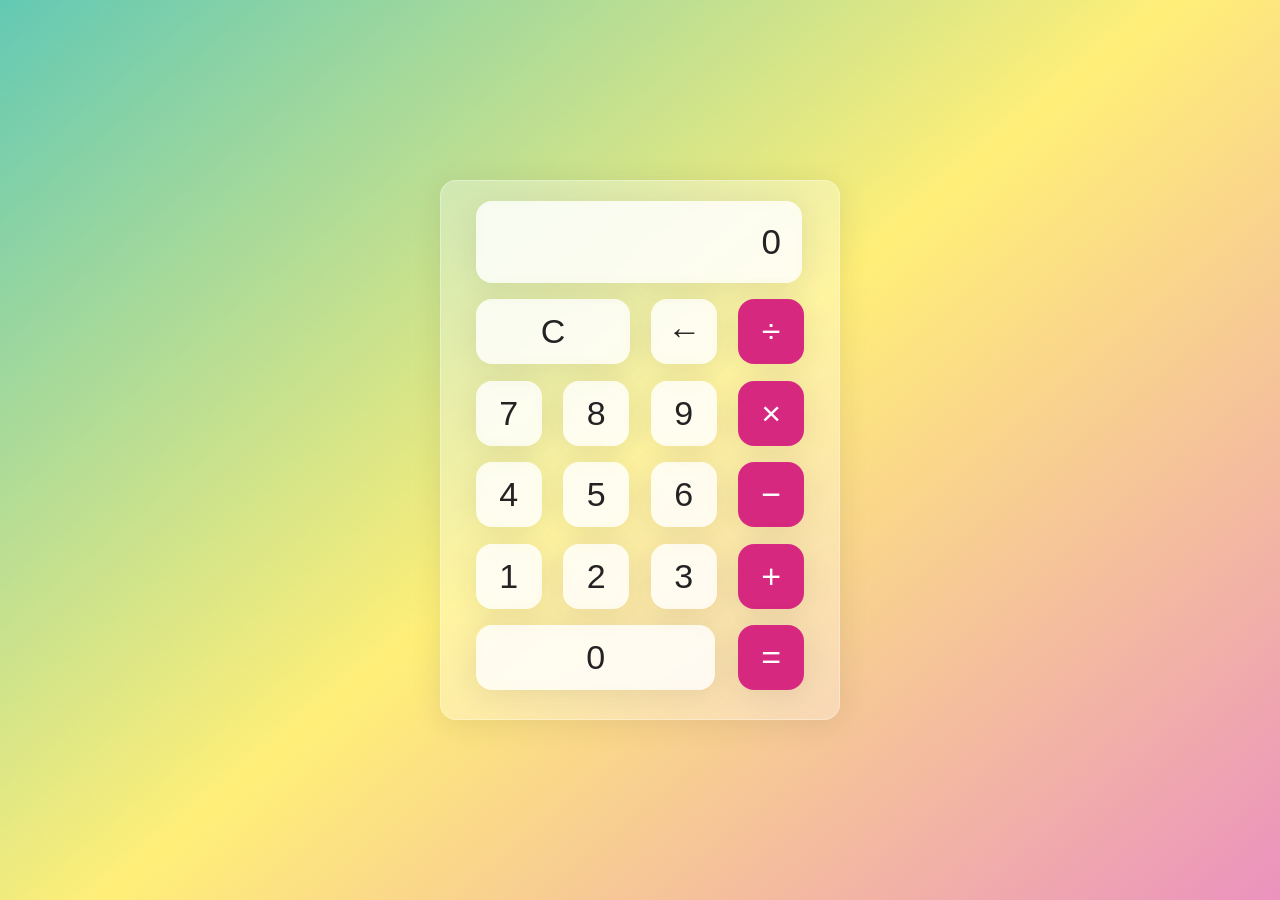
<file: Claculadora/index.html>
<!DOCTYPE html>
<html lang="en">
<head>
    <meta charset="UTF-8">
    <meta name="viewport" content="width=device-width, initial-scale=1.0">
    <link rel="stylesheet" href="style.css">
    <title>Calculadora</title>
</head>
<body>
    
    <div class="wrapper">
        <section class="screen">
            0
        </section>

        <section class="calc-buttons">
            <div class="calc-button-row">
                <button class="calc-button double">
                    C
                </button>
                <button class="calc-button">
                    &larr;
                </button>
                <button class="calc-button">
                    &divide
                </button>
            </div>

            <div class="calc-button-row">
                <button class="calc-button">
                    7
                </button>
                <button class="calc-button">
                    8
                </button>
                <button class="calc-button">
                    9
                </button>
                <button class="calc-button">
                    &times;
                </button>
            </div>

            <div class="calc-button-row">
                <button class="calc-button">
                    4
                </button>
                <button class="calc-button">
                    5
                </button>
                <button class="calc-button">
                    6
                </button>
                <button class="calc-button">
                    &minus;
                </button>
            </div>

            <div class="calc-button-row">
                <button class="calc-button">
                    1
                </button>
                <button class="calc-button">
                    2
                </button>
                <button class="calc-button">
                    3
                </button>
                <button class="calc-button">
                    &plus;
                </button>
            </div>

            <div class="calc-button-row">
                <button class="calc-button triple">
                    0
                </button>
                <button class="calc-button">
                    &equals;
                </button>
            </div>

        </section>

    </div>




    <script src="script.js"></script>
</body>
</html>
</file>
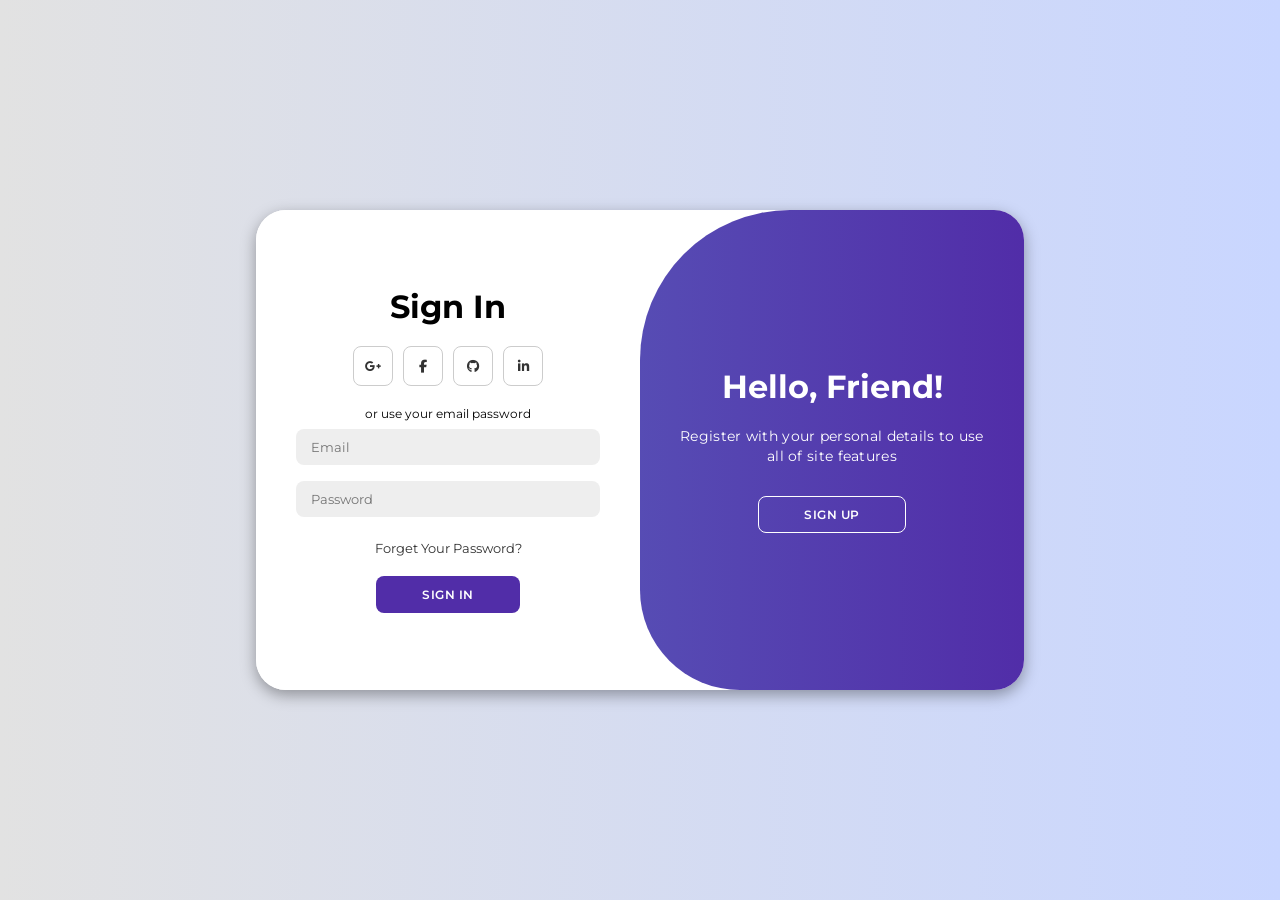
<file: web site cadastro/index.html>
<!DOCTYPE html>
<html lang="en">

<head>
    <meta charset="UTF-8">
    <meta name="viewport" content="width=device-width, initial-scale=1.0">
    <link rel="stylesheet" href="https://cdnjs.cloudflare.com/ajax/libs/font-awesome/6.4.2/css/all.min.css">
    <link rel="stylesheet" href="style.css">
    <title>Modern Login Page | AsmrProg</title>
</head>

<body>

    <div class="container" id="container">
        <div class="form-container sign-up">
            <form>
                <h1>Create Account</h1>
                <div class="social-icons">
                    <a href="#" class="icon"><i class="fa-brands fa-google-plus-g"></i></a>
                    <a href="#" class="icon"><i class="fa-brands fa-facebook-f"></i></a>
                    <a href="#" class="icon"><i class="fa-brands fa-github"></i></a>
                    <a href="#" class="icon"><i class="fa-brands fa-linkedin-in"></i></a>
                </div>
                <span>or use your email for registeration</span>
                <input type="text" placeholder="Name">
                <input type="email" placeholder="Email">
                <input type="password" placeholder="Password">
                <button>Sign Up</button>
            </form>
        </div>
        <div class="form-container sign-in">
            <form>
                <h1>Sign In</h1>
                <div class="social-icons">
                    <a href="#" class="icon"><i class="fa-brands fa-google-plus-g"></i></a>
                    <a href="#" class="icon"><i class="fa-brands fa-facebook-f"></i></a>
                    <a href="#" class="icon"><i class="fa-brands fa-github"></i></a>
                    <a href="#" class="icon"><i class="fa-brands fa-linkedin-in"></i></a>
                </div>
                <span>or use your email password</span>
                <input type="email" placeholder="Email">
                <input type="password" placeholder="Password">
                <a href="#">Forget Your Password?</a>
                <button>Sign In</button>
            </form>
        </div>
        <div class="toggle-container">
            <div class="toggle">
                <div class="toggle-panel toggle-left">
                    <h1>Welcome Back!</h1>
                    <p>Enter your personal details to use all of site features</p>
                    <button class="hidden" id="login">Sign In</button>
                </div>
                <div class="toggle-panel toggle-right">
                    <h1>Hello, Friend!</h1>
                    <p>Register with your personal details to use all of site features</p>
                    <button class="hidden" id="register">Sign Up</button>
                </div>
            </div>
        </div>
    </div>

    <script src="script.js"></script>
</body>

</html>
</file>
<file: Claculadora/style.css>
html{
    box-sizing: border-box;
    height: 100%;
}

*,
*::before,
*::after{
    box-sizing: inherit;
    margin: 0;
    padding: 0;
}

body{
    align-items: center;
    background: linear-gradient(320deg, #eb92be, #ffef78, #63c9b4);
    display: flex;
    font-family: 'Dois', sans-serif;
    font-display: swap;
    height: inherit;
    justify-content: center;
}

.wrapper{
    backdrop-filter: blur(5.5px);
    -webkit-backdrop-filter: blur(5.5px);
    border-radius: 16px;
    box-shadow: 0 4px 30px rgba(35, 35, 35, 0.1);
    color: #232323;
    -webkit-backdrop-filter: blur(4px);
    backdrop-filter: blur(4px);
    background: rgba(255, 255, 255, 0.30);
    border: 1px solid rgba(255, 255, 255, 0.34);
    flex-basis: 400px;
    height: 540px;
    padding: 20px 35px;
}

.screen{
    -webkit-backdrop-filter: blur(5.5px);
    backdrop-filter: blur(5.5px);
    background: rgba(255, 255, 255, 0.75);
    border: 1px solid rgba(255, 255, 255, 0.01);
    border-radius: 16px;
    box-shadow: 0 4px 30px rgba(35, 35, 35, 0.1);
    color: #232323;
    font-size: 35px;
    overflow: auto;
    padding: 20px;
    text-align: right;
    width: 326px;
}

.calc-button-row{
    display: flex;
    justify-content: space-between;
    margin: 5% 0;
}

.calc-button{
    -webkit-backdrop-filter: blur(5.5px);
    backdrop-filter: blur(5.5px);
    background: rgba(255, 255, 255, 0.75);
    border: 1px solid rgba(255, 255, 255, 0.01);
    border-radius: 16px;
    box-shadow: 0 4px 30px rgba(35, 35, 35, 0.1);
    color: #232323;
    flex-basis: 20%;
    font-family: inherit;
    font-size: 34px;
    height: 65px;
}

.calc-button:last-child{
    -webkit-backdrop-filter: blur(5.5px);
    backdrop-filter: blur(5.5px);
    background: rgba(255, 255, 255, 0.75);
    border: 1px solid rgba(255, 255, 255, 0.01);
    border-radius: 16px;
    box-shadow: 0 4px 30px rgba(35, 35, 35, 0.1);
    color: #fff;
    background: #d72880;
}

.calc-button:last-child:hover{
    background-color: inherit;
    color: inherit;
}

.calc-button:hover{
    background-color: inherit;
}

.calc-button:active{
    background-color: #ffef78;
}

.double{
    flex-basis: 47%;
}

.triple{
    flex-basis: 73%;
}
</file>
<file: web site cadastro/style.css>
@import url('https://fonts.googleapis.com/css2?family=Montserrat:wght@300;400;500;600;700&display=swap');

*{
    margin: 0;
    padding: 0;
    box-sizing: border-box;
    font-family: 'Montserrat', sans-serif;
}

body{
    background-color: #c9d6ff;
    background: linear-gradient(to right, #e2e2e2, #c9d6ff);
    display: flex;
    align-items: center;
    justify-content: center;
    flex-direction: column;
    height: 100vh;
}

.container{
    background-color: #fff;
    border-radius: 30px;
    box-shadow: 0 5px 15px rgba(0, 0, 0, 0.35);
    position: relative;
    overflow: hidden;
    width: 768px;
    max-width: 100%;
    min-height: 480px;
}

.container p{
    font-size: 14px;
    line-height: 20px;
    letter-spacing: 0.3px;
    margin: 20px 0;
}

.container span{
    font-size: 12px;
}

.container a{
    color: #333;
    font-size: 13px;
    text-decoration: none;
    margin: 15px 0 10px;
}

.container button{
    background-color: #512da8;
    color: #fff;
    font-size: 12px;
    padding: 10px 45px;
    border: 1px solid transparent;
    border-radius: 8px;
    font-weight: 600;
    letter-spacing: 0.5px;
    text-transform: uppercase;
    margin-top: 10px;
    cursor: pointer;
}

.container button.hidden{
    background-color: transparent;
    border-color: #fff;
}

.container form{
    background-color: #fff;
    display: flex;
    align-items: center;
    justify-content: center;
    flex-direction: column;
    padding: 0 40px;
    height: 100%;
}

.container input{
    background-color: #eee;
    border: none;
    margin: 8px 0;
    padding: 10px 15px;
    font-size: 13px;
    border-radius: 8px;
    width: 100%;
    outline: none;
}

.form-container{
    position: absolute;
    top: 0;
    height: 100%;
    transition: all 0.6s ease-in-out;
}

.sign-in{
    left: 0;
    width: 50%;
    z-index: 2;
}

.container.active .sign-in{
    transform: translateX(100%);
}

.sign-up{
    left: 0;
    width: 50%;
    opacity: 0;
    z-index: 1;
}

.container.active .sign-up{
    transform: translateX(100%);
    opacity: 1;
    z-index: 5;
    animation: move 0.6s;
}

@keyframes move{
    0%, 49.99%{
        opacity: 0;
        z-index: 1;
    }
    50%, 100%{
        opacity: 1;
        z-index: 5;
    }
}

.social-icons{
    margin: 20px 0;
}

.social-icons a{
    border: 1px solid #ccc;
    border-radius: 20%;
    display: inline-flex;
    justify-content: center;
    align-items: center;
    margin: 0 3px;
    width: 40px;
    height: 40px;
}

.toggle-container{
    position: absolute;
    top: 0;
    left: 50%;
    width: 50%;
    height: 100%;
    overflow: hidden;
    transition: all 0.6s ease-in-out;
    border-radius: 150px 0 0 100px;
    z-index: 1000;
}

.container.active .toggle-container{
    transform: translateX(-100%);
    border-radius: 0 150px 100px 0;
}

.toggle{
    background-color: #512da8;
    height: 100%;
    background: linear-gradient(to right, #5c6bc0, #512da8);
    color: #fff;
    position: relative;
    left: -100%;
    height: 100%;
    width: 200%;
    transform: translateX(0);
    transition: all 0.6s ease-in-out;
}

.container.active .toggle{
    transform: translateX(50%);
}

.toggle-panel{
    position: absolute;
    width: 50%;
    height: 100%;
    display: flex;
    align-items: center;
    justify-content: center;
    flex-direction: column;
    padding: 0 30px;
    text-align: center;
    top: 0;
    transform: translateX(0);
    transition: all 0.6s ease-in-out;
}

.toggle-left{
    transform: translateX(-200%);
}

.container.active .toggle-left{
    transform: translateX(0);
}

.toggle-right{
    right: 0;
    transform: translateX(0);
}

.container.active .toggle-right{
    transform: translateX(200%);
}
</file>
